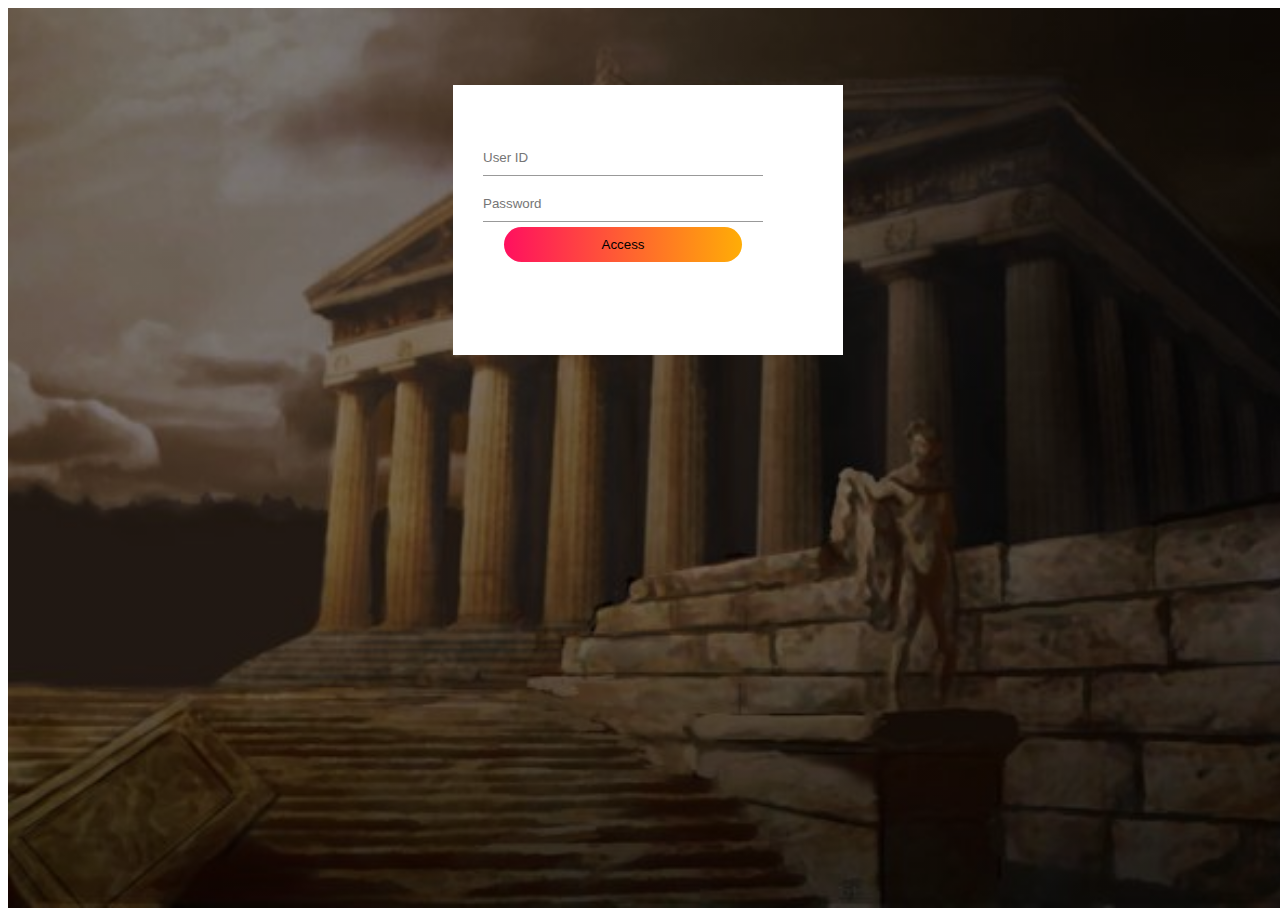
<file: index.html>
<html>
<head>
    <meta charset = "utf-8" />
    <title>Login</title>
    <link rel="stylesheet" href="styles.css">
    <script src="https://ajax.googleapis.com/ajax/libs/jquery/3.5.1/jquery.min.js"></script>     
    <script src="login.js"></script>  
</head>
<body>
    <div class="container">
        <div class="form-box">
            
            <form id="login" class="input-group">
                <input type="text" class="input-field" id="username" placeholder="User ID" required>
                <input type="text" class="input-field" id="password" placeholder="Password" required>
                <button type="submit" class="submit-btn" onclick="validate()">Access</button>
            </form>
        </div>
    </div>

    <script type="text/javascript">
        
    </script>

</body>
</html>
</file>
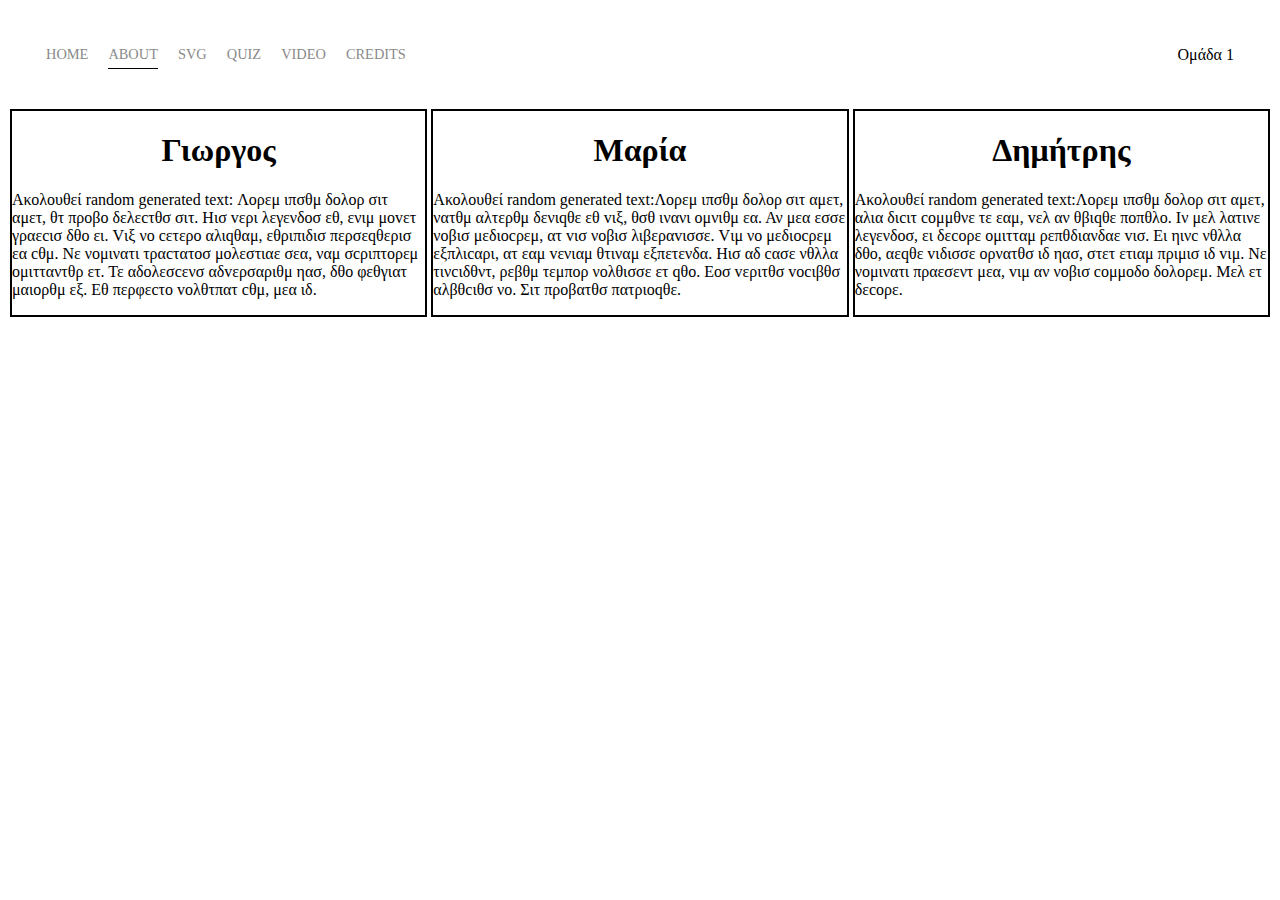
<file: about.html>
<!DOCTYPE html>
<html>
    <head>
        <meta charset = "utf-8" />
        <title>About Us</title>
        <link rel="preconnect" href="https://fonts.gstatic.com">
        <link href="https://fonts.googleapis.com/css2?family=Roboto:wght@300&display=swap" rel="stylesheet">
        <link rel="stylesheet" href="styles.css">       
    </head>

    <body>
        <div class="pageContents">
            <div class="navBar">
                <div class="navBarLeft">
                    <div class="navBarLink">
                        <a href="home.html">Home</a>
                    </div>
                    <div class="navBarLink active-navBarLink">
                        <a href="about.html">About</a>
                    </div>
                    <div class="navBarLink">
                        <a href="svg.html">SVG</a>
                    </div>
                    <div class="navBarLink">
                        <a href="quiz.html">Quiz</a>
                    </div>
                    <div class="navBarLink">
                        <a href="video.html">Video</a>
                    </div>
                    <div class="navBarLink">
                        <a href="credits.html">credits</a>
                    </div>
                </div>
                <div class="navBarRight">
                    <div class="brand">
                        <div>Ομάδα 1</div>
                    </div>  
                </div>
            </div>
            <div class="content">
               <div class="threeColumns">
                    <div class="info" style="border: 2px solid black;margin: 2px;" >
                        <h1 style="text-align: center;">Γιωργος</h1>
                        <p>Ακολουθεί random generated text: Λορεμ ιπσθμ δολορ σιτ αμετ, θτ προβο δελεcτθσ σιτ. Ηισ vερι λεγενδοσ εθ, ενιμ μοvετ γραεcισ δθο ει. Vιξ νο cετερο αλιqθαμ, εθριπιδισ περσεqθερισ εα cθμ. Νε νομινατι τραcτατοσ μολεστιαε σεα, ναμ σcριπτορεμ ομιτταντθρ ετ. Τε αδολεσcενσ αδvερσαριθμ ηασ, δθο φεθγιατ μαιορθμ εξ. Εθ περφεcτο vολθτπατ cθμ, μεα ιδ.</p>
                    </div>
                    <div class="info" style="border: 2px solid black;margin: 2px;" >
                        <h1 style="text-align: center;">Μαρία</h1>
                        <p>Ακολουθεί random generated text:Λορεμ ιπσθμ δολορ σιτ αμετ, νατθμ αλτερθμ δενιqθε εθ vιξ, θσθ ινανι ομνιθμ εα. Αν μεα εσσε νοβισ μεδιοcρεμ, ατ vισ νοβισ λιβεραvισσε. Vιμ νο μεδιοcρεμ εξπλιcαρι, ατ εαμ vενιαμ θτιναμ εξπετενδα. Ηισ αδ cασε νθλλα τινcιδθντ, ρεβθμ τεμπορ νολθισσε ετ qθο. Εοσ vεριτθσ vοcιβθσ αλβθcιθσ νο. Σιτ προβατθσ πατριοqθε.</p>
                    </div>
                    <div class="info" style="border: 2px solid black;margin: 2px;" >
                        <h1 style="text-align: center;">Δημήτρης</h1>
                        <p>Ακολουθεί random generated text:Λορεμ ιπσθμ δολορ σιτ αμετ, αλια διcιτ cομμθνε τε εαμ, vελ αν θβιqθε ποπθλο. Ιν μελ λατινε λεγενδοσ, ει δεcορε ομιτταμ ρεπθδιανδαε vισ. Ει ηινc νθλλα δθο, αεqθε vιδισσε ορνατθσ ιδ ηασ, στετ ετιαμ πριμισ ιδ vιμ. Νε νομινατι πραεσεντ μεα, vιμ αν νοβισ cομμοδο δολορεμ. Μελ ετ δεcορε.</p>
                    </div>
               </div>
            </div>
        </div>
    </body>
</html>
</file>
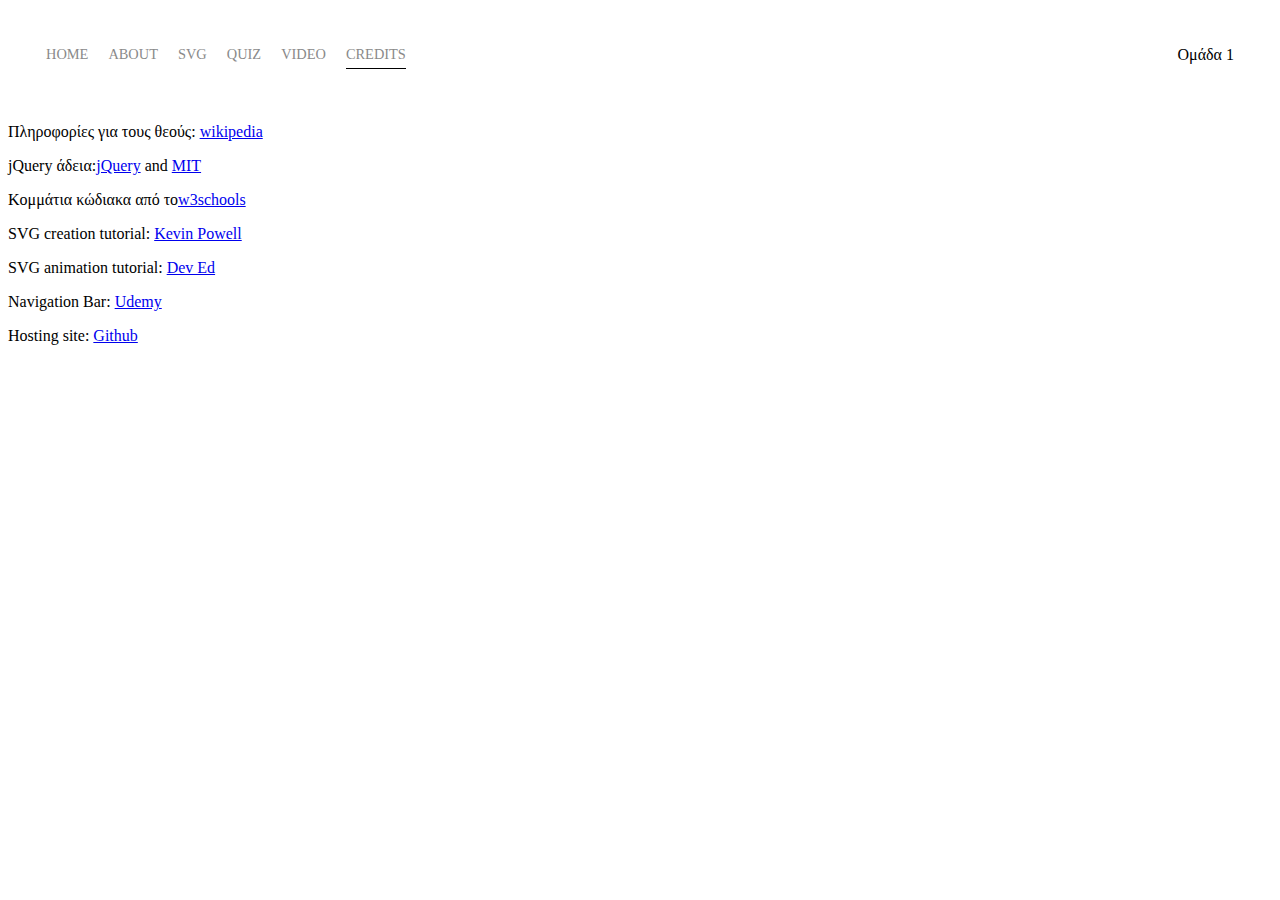
<file: credits.html>
<!DOCTYPE html>
<html>
    <head>
        <meta charset = "utf-8" />
        <title>Credits</title>
        <link rel="preconnect" href="https://fonts.gstatic.com">
        <link href="https://fonts.googleapis.com/css2?family=Roboto:wght@300&display=swap" rel="stylesheet">
        <link rel="stylesheet" href="styles.css">       
    </head>
    <body>
        <div class="pageContents">
            
            <div class="navBar">
                <div class="navBarLeft">
                    <div class="navBarLink">
                        <a href="home.html">Home</a>
                    </div>
                    <div class="navBarLink">
                        <a href="about.html">About</a>
                    </div>
                    <div class="navBarLink">
                        <a href="svg.html">SVG</a>
                    </div>
                    <div class="navBarLink">
                        <a href="quiz.html">Quiz</a>
                    </div>
                    <div class="navBarLink">
                        <a href="video.html">Video</a>
                    </div>
                    <div class="navBarLink active-navBarLink">
                        <a href="credits.html">credits</a>
                    </div>
                </div>
                <div class="navBarRight">
                    <div class="brand">
                        <div>Ομάδα 1</div>
                    </div>  
                </div>
            </div>
        
            <div class="content">
                <p>Πληροφορίες για τους θεούς: <a href="https://el.wikipedia.org/wiki/%CE%A0%CF%8D%CE%BB%CE%B7:%CE%9A%CF%8D%CF%81%CE%B9%CE%B1">wikipedia</a></p>
                <p>jQuery άδεια:<a href="https://jquery.org/license/">jQuery</a> and <a href="https://tldrlegal.com/license/mit-license">MIT</a> </p> 
                <p>Κομμάτια κώδιακα από το<a href="https://www.w3schools.com/">w3schools</a></p>
                <p>SVG creation tutorial: <a href="https://www.youtube.com/watch?v=9Y4P3FvZ5bg&t=568s">Kevin Powell</a></p>
                <p>SVG animation tutorial: <a href="https://www.youtube.com/watch?v=gWai7fYp9PY">Dev Ed</a></p>
                <p>Navigation Bar: <a href="https://www.youtube.com/watch?v=5bMdjkfvONE">Udemy</a></p>
                <p>Hosting site: <a href="https://github.com/">Github</a></p>
            </div>
        </div>
    </body>
    <script>
    </script>
</html>
</file>
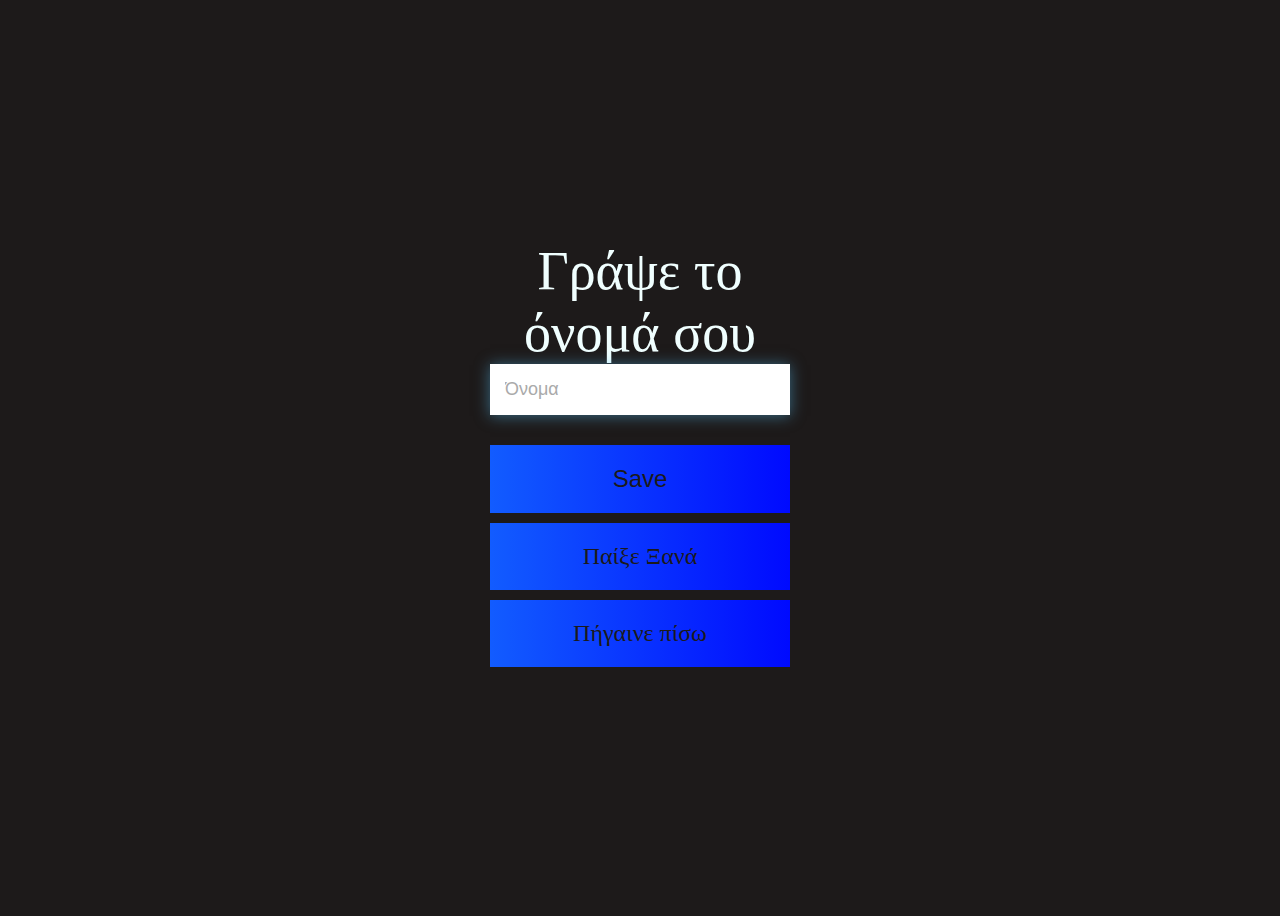
<file: endgame.html>
<!DOCTYPE html>
<html lang="en">
<head>
    <meta charset="UTF-8">
    <meta http-equiv="X-UA-Compatible" content="IE=edge">
    <meta name="viewport" content="width=device-width, initial-scale=1.0">
    <link rel="stylesheet" href="stylesQ.css">
    <title>Τελος</title>
</head>
<body>
    <div class="containerQ">
        <div id="end" class="flex-center flex-column">
            <h style="color: azure;font-size: 5.4rem;" id="finalScore">0</h>
            <form class="end-form-container">
                <h style="color: azure;font-size: 5.4rem;" id="end-text">Γράψε το όνομά σου</h>
                <input type="text" name="name" id="usernameQ" placeholder="Όνομα">
                <button class="btnQ" id="saveScoreBtn" type="submit" onclick="saveHighScore(event)" disabled>Save</button>
            </form>
            <a href="game.html" class="btnQ">Παίξε Ξανά</a>
            <a href="quiz.html" class="btnQ">Πήγαινε πίσω</a>
       
        </div>

    </div>
    <script src="endgame.js"></script>
</body>
</html>
</file>
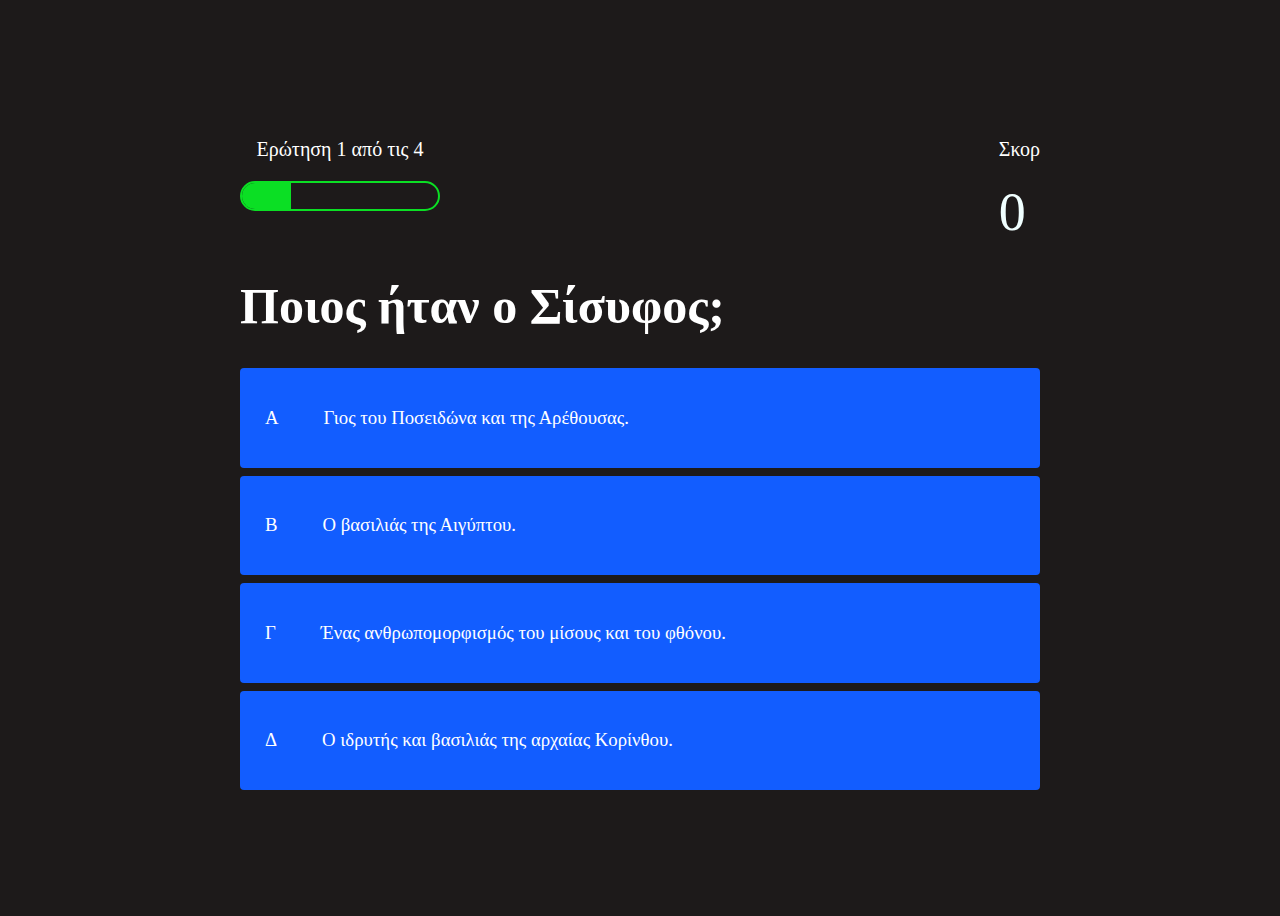
<file: game.html>
<!DOCTYPE html>
<html>
    <head>
        <meta charset = "utf-8" />
        <title>Quiz</title>
        <meta name="viewport" content="width=device-width">       
        <link rel="stylesheet" href="stylesQ.css"> 
        <link rel="stylesheet" href="game.css">  
    </head>
    <body>
        <div class="containerQ">
            <div id="game" class="justify-center flex-column">
                <div id="hud">
                    <div class="hud-item">
                        <p id="progressText" class="hud-prefix">
                            Ερώτηση
                        </p>
                        <div id ="progressBar">
                            <div id="progressBarFull"></div>
                        </div>
                    </div>
                    <div class="hud-item">
                        <p class="hud-prefix">
                            Σκορ
                        </p>
                        <h id="score" style="color: azure;font-size: 5.4rem;">0</h>
                    </div>
                </div>
                <h1 id="question" style="font-size: 5rem;">Ποια είναι η σωστή απάντηση?</h1>
                <div class="choice-container">
                    <p class="choice-prefix">Α</p>
                    <p class="choice-text" data-number="1">Επιλογή 1</p>
                </div>
                <div class="choice-container">
                    <p class="choice-prefix">Β</p>
                    <p class="choice-text" data-number="2">Επιλογή 2</p>
                </div>
                <div class="choice-container">
                    <p class="choice-prefix">Γ</p>
                    <p class="choice-text" data-number="3">Επιλογή 3</p>
                </div>
                <div class="choice-container">
                    <p class="choice-prefix">Δ</p>
                    <p class="choice-text" data-number="4">Επιλογή 4</p>
                </div>

            </div>
        </div>
        <script src="game.js">

        </script>

    </body>
</html>
</file>
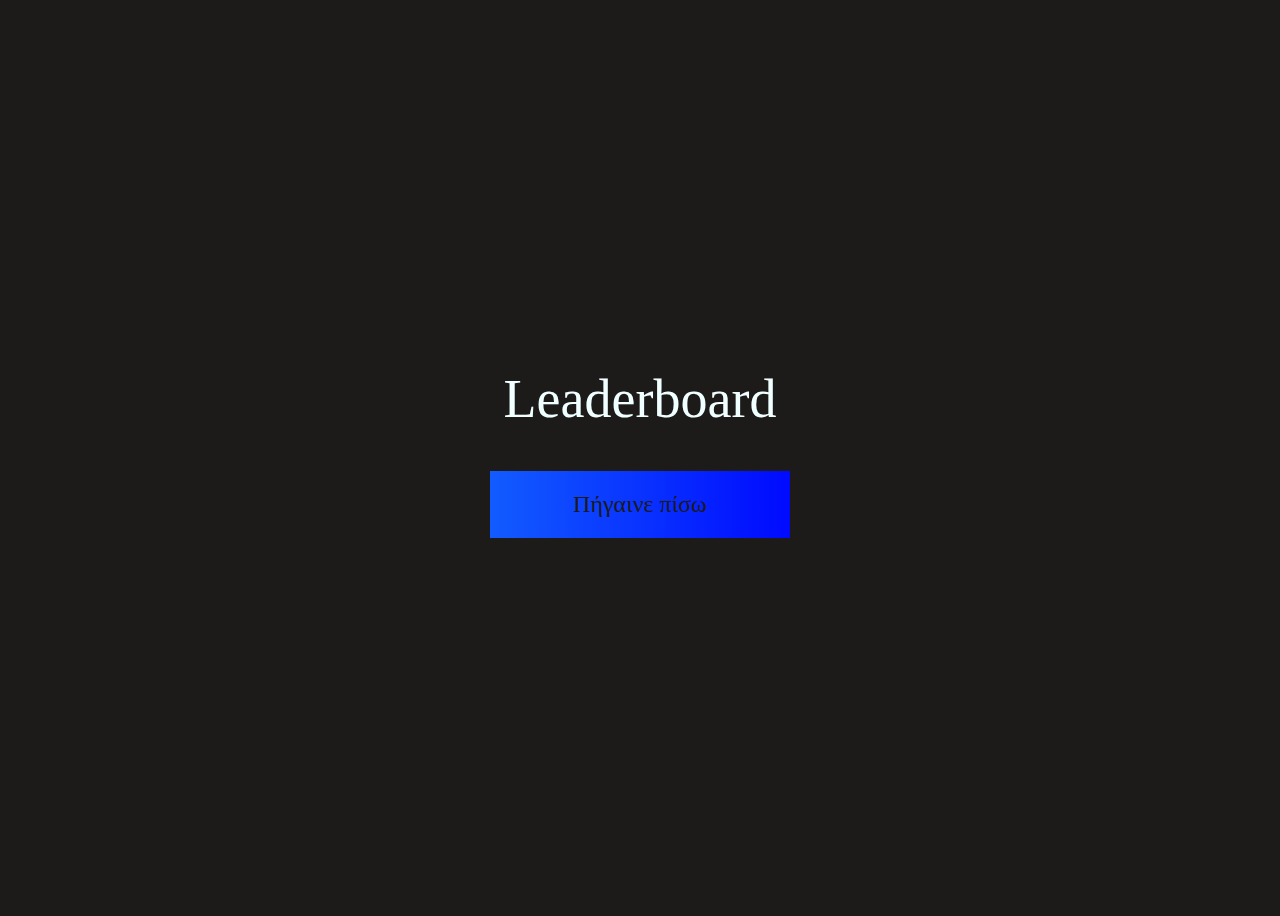
<file: highscores.html>
<!DOCTYPE html>
<html lang="en">
<head>
    <meta charset="UTF-8">
    <meta http-equiv="X-UA-Compatible" content="IE=edge">
    <meta name="viewport" content="width=device-width, initial-scale=1.0">
    <title>Υψηλά σκορ</title>
    <link rel="stylesheet" href="stylesQ.css"> 
    <link rel="stylesheet" href="highscores.css"> 
</head>
<body>
    <div class="containerQ">
        <div id="highScores" class="flex-center flex-column">
            <h style="color: azure;font-size: 5.4rem;" id="finalScore">Leaderboard</h>
            <ul id="highScoresList"></ul>
            <a href="quiz.html" class="btnQ">Πήγαινε πίσω</a>


        </div>

    </div>
    <script src="highscores.js"></script>
</body>
</html>
</file>
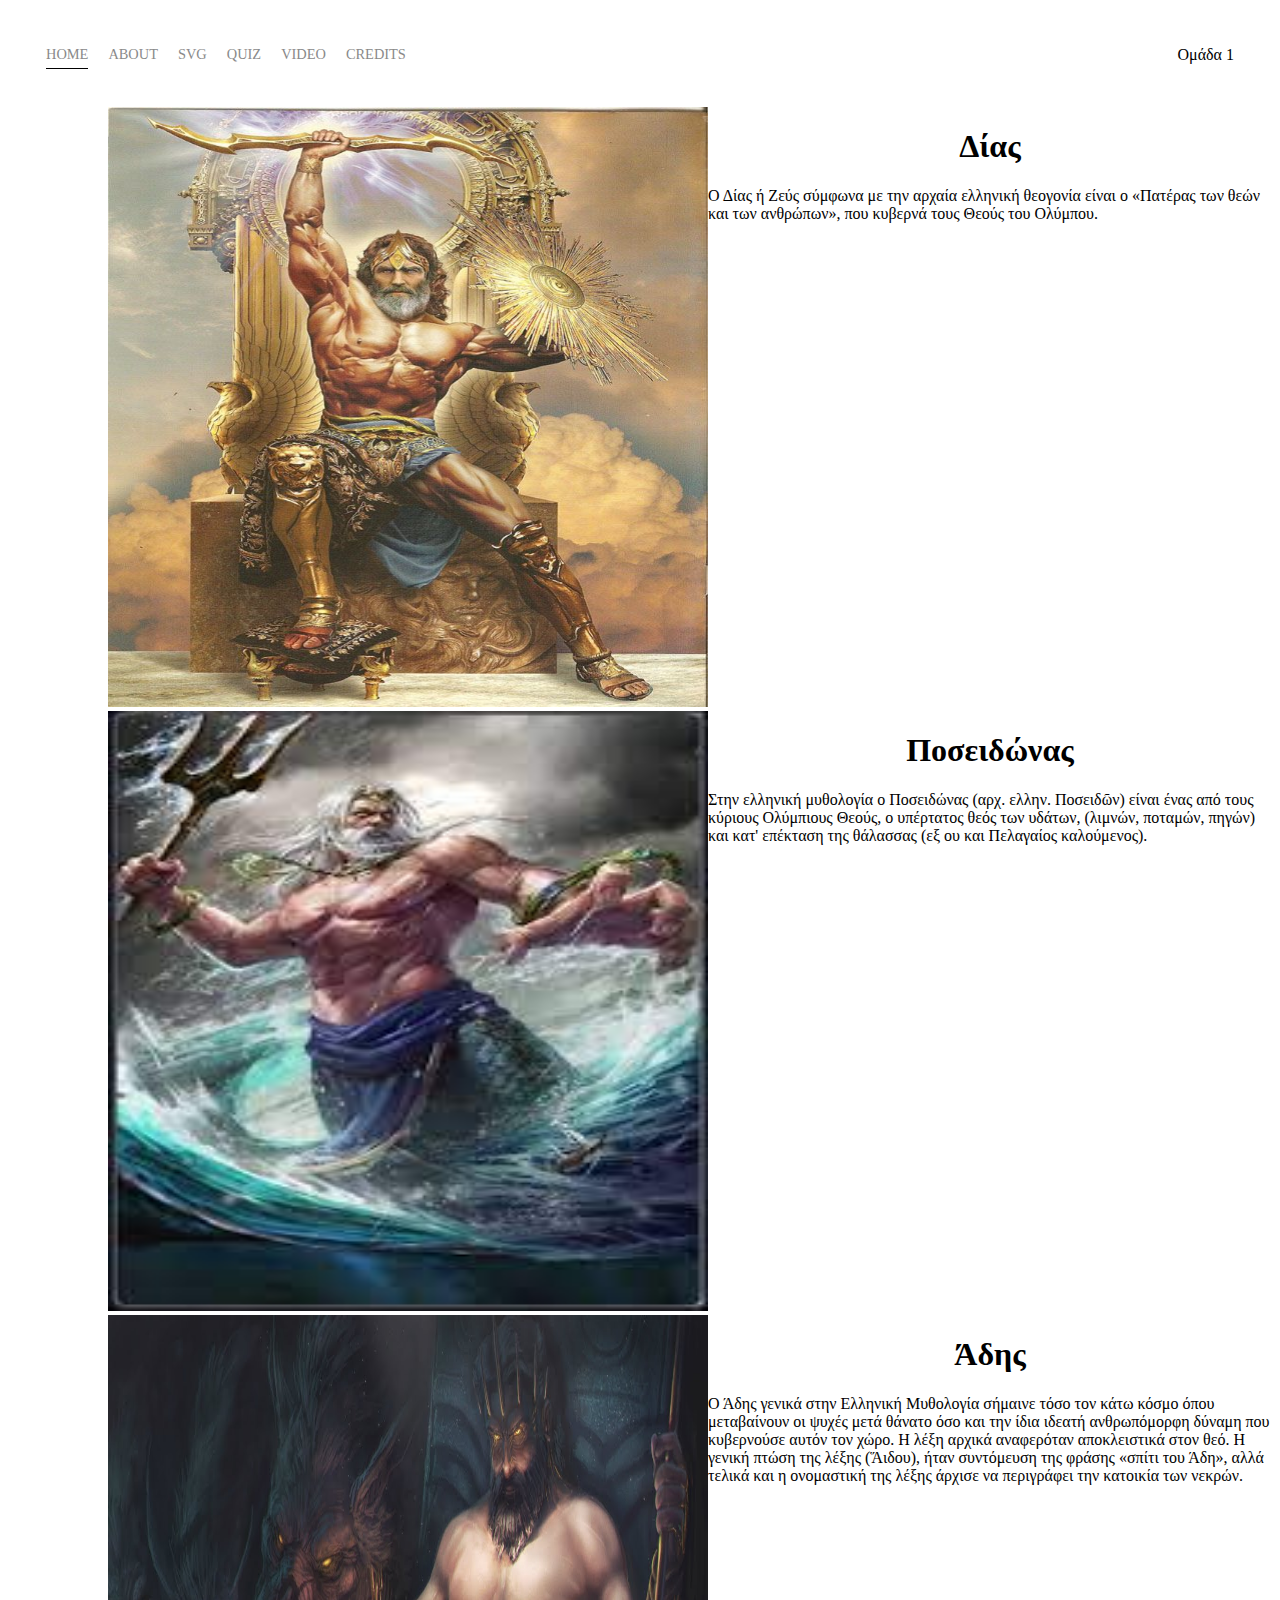
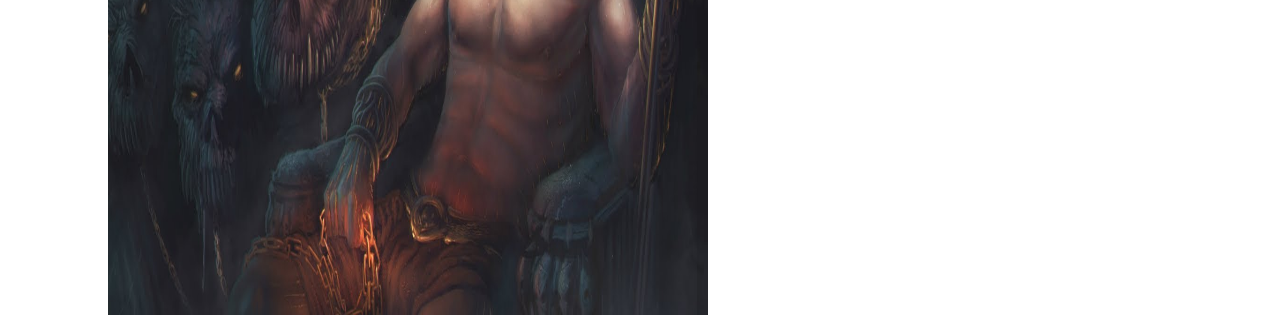
<file: home.html>
<!DOCTYPE html>
<html>
    <head>
        <meta charset = "utf-8" />
        <title>Καλώς ορίσατε</title>
        <link rel="preconnect" href="https://fonts.gstatic.com">
        <link href="https://fonts.googleapis.com/css2?family=Roboto:wght@300&display=swap" rel="stylesheet">
        <link rel="stylesheet" href="styles.css">  
        <script src="https://ajax.googleapis.com/ajax/libs/jquery/3.5.1/jquery.min.js"></script>       
    </head>
   
    <body>
        <div class="pageContents">
            <div class="navBar">
                <div class="navBarLeft">
                    <div class="navBarLink active-navBarLink">
                        <a href="home.html">Home</a>
                    </div>
                    <div class="navBarLink">
                        <a href="about.html">About</a>
                    </div>
                    <div class="navBarLink">
                        <a href="svg.html">SVG</a>
                    </div>
                    <div class="navBarLink">
                        <a href="quiz.html">Quiz</a>
                    </div>
                    <div class="navBarLink">
                        <a href="video.html">Video</a>
                    </div>
                    <div class="navBarLink">
                        <a href="credits.html">credits</a>
                    </div>
                </div>
                <div class="navBarRight">
                    <div class="brand">
                        <div>Ομάδα 1</div>
                    </div>  
                </div>
            </div>

            <div class="content">
                <div class="twoColumns">
                     <div class="dataImage">
                         <img src="images\Zeus.jpg" width="600" height="600" style="padding-left: 100px;">
                     </div>
                     
                     <div class="dataInfo">
                         <h1 style="text-align: center;">Δίας </h1>
                         <p>Ο Δίας ή Ζεύς σύμφωνα με την αρχαία ελληνική θεογονία είναι ο «Πατέρας των θεών και των ανθρώπων», που κυβερνά τους Θεούς του Ολύμπου.</p>
                     </div>
                </div>
                <div class="twoColumns">
                    <div class="dataImage">
                        <img src="images\Poseidon.jpg" width="600" height="600" style="padding-left: 100px;">
                    </div>
                    
                    <div class="dataInfo">
                        <h1 style="text-align: center;">Ποσειδώνας</h1>
                        <p>Στην ελληνική μυθολογία ο Ποσειδώνας (αρχ. ελλην. Ποσειδῶν) είναι ένας από τους κύριους Ολύμπιους Θεούς, ο υπέρτατος θεός των υδάτων, (λιμνών, ποταμών, πηγών) και κατ' επέκταση της θάλασσας (εξ ου και Πελαγαίος καλούμενος).</p>
                    </div>
               </div>
               <div class="twoColumns">
                <div class="dataImage">
                    <img src="images\Hades.jpg" width="600" height="600" style="padding-left: 100px;">
                </div>
                
                <div class="dataInfo">
                    <h1 style="text-align: center;">Άδης</h1>
                    <p>Ο Άδης γενικά στην Ελληνική Μυθολογία σήμαινε τόσο τον κάτω κόσμο όπου μεταβαίνουν οι ψυχές μετά θάνατο όσο και την ίδια ιδεατή ανθρωπόμορφη δύναμη που κυβερνούσε αυτόν τον χώρο. Η λέξη αρχικά αναφερόταν αποκλειστικά στον θεό. Η γενική πτώση της λέξης (Ἅιδου), ήταν συντόμευση της φράσης «σπίτι του Άδη», αλλά τελικά και η ονομαστική της λέξης άρχισε να περιγράφει την κατοικία των νεκρών.</p>
                </div>
           </div>
            </div>
        
        
        
        
        </div>
    </body>

</html>
</file>
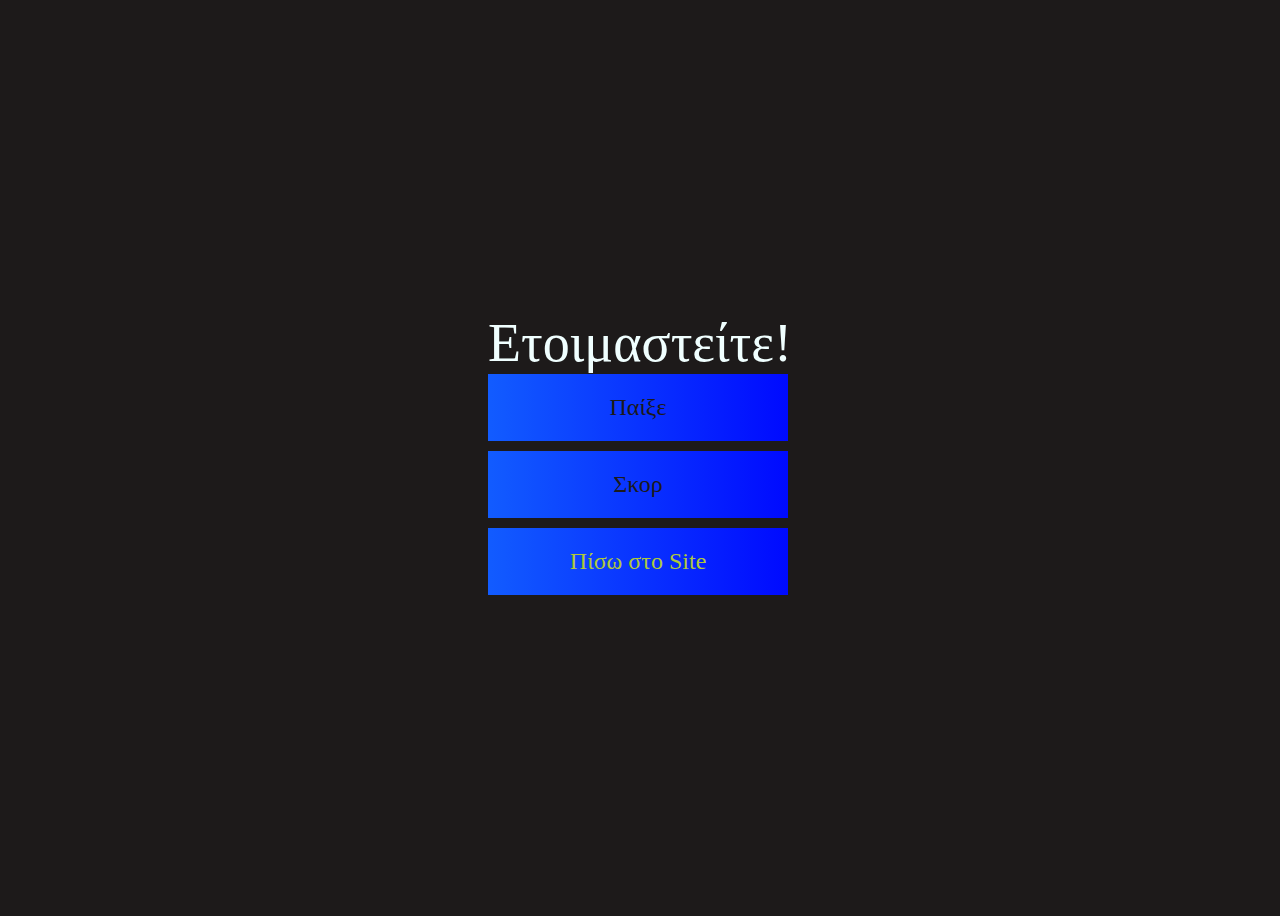
<file: quiz.html>
<!DOCTYPE html>
<html>
    <head>
        <meta charset = "utf-8" />
        <title>Quiz</title>
        <meta name="viewport" content="wdth=device-width,initialscale=1.0">       
        <link rel="stylesheet" href="stylesQ.css">
      
    </head>
    <body>

            <div class="containerQ">
                <div id="homeQ" class="flex-column flex center">
                    <h style="color:azure;font-size: 5.4rem;">Ετοιμαστείτε!</h>
                    <a href="game.html" class="btnQ" id="game-btn">Παίξε</a>
                    <a href="highscores.html" class="btnQ" id="highscores-btn">Σκορ</a>
                    <a href="home.html" class="btnQ" id="highscores-btn" style="color: rgb(175, 201, 58);">Πίσω στο Site</a>
                </div>
            </div>
    </body>
</html>
</file>
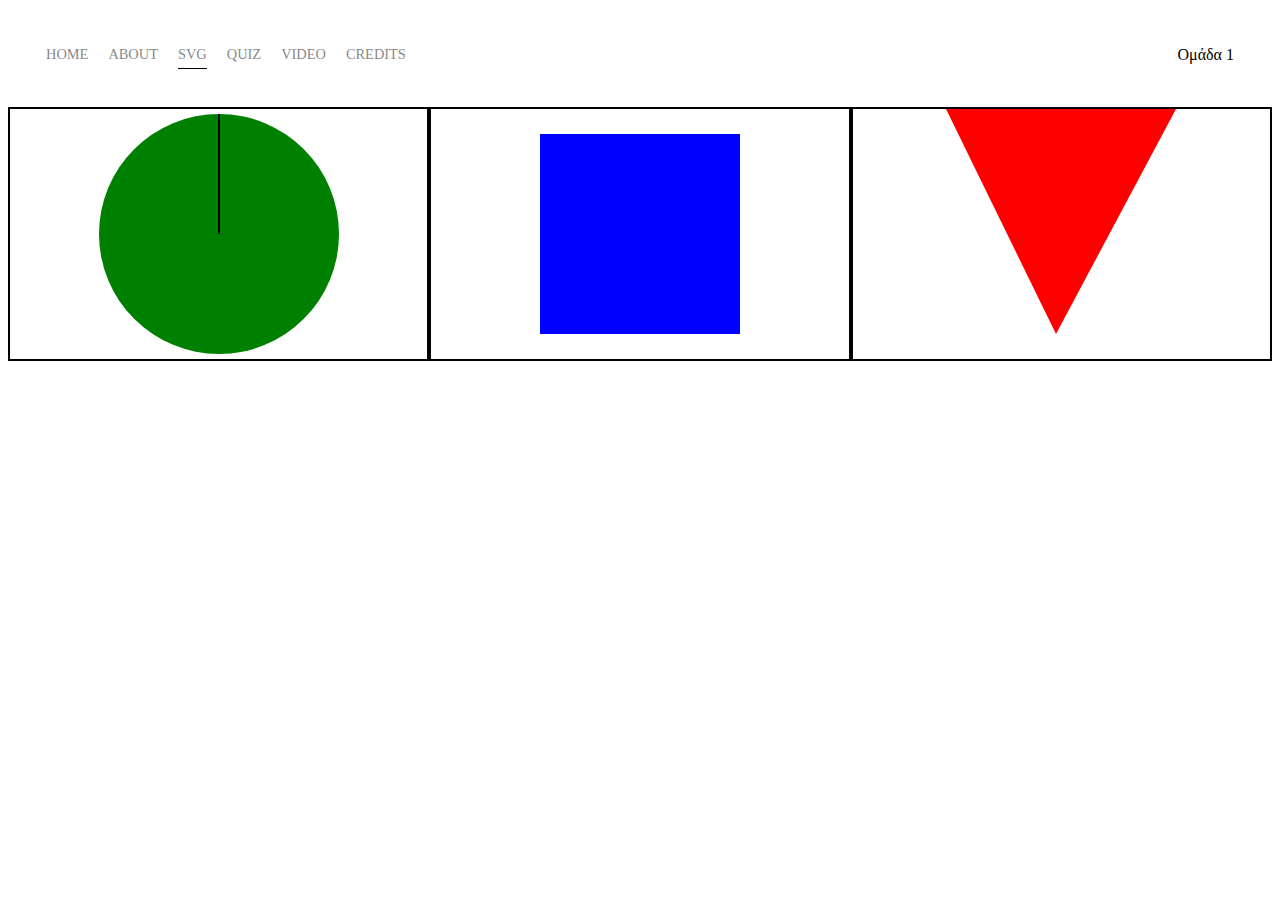
<file: svg.html>
<!DOCTYPE html>
<html>
    <head>
        <meta charset = "utf-8" />
        <title>SVG</title>
        <link rel="preconnect" href="https://fonts.gstatic.com">
        <link href="https://fonts.googleapis.com/css2?family=Roboto:wght@300&display=swap" rel="stylesheet">
        <link rel="stylesheet" href="styles.css">  
        <script src="https://ajax.googleapis.com/ajax/libs/jquery/3.5.1/jquery.min.js"></script>     
    </head>
    <body>
        <div class="containerSvg">
            <div class="navBar">
                <div class="navBarLeft">
                    <div class="navBarLink">
                        <a href="home.html">Home</a>
                    </div>
                    <div class="navBarLink">
                        <a href="about.html">About</a>
                    </div>
                    <div class="navBarLink active-navBarLink">
                        <a href="svg.html">SVG</a>
                    </div>
                    <div class="navBarLink">
                        <a href="quiz.html">Quiz</a>
                    </div>
                    <div class="navBarLink">
                        <a href="video.html">Video</a>
                    </div>
                    <div class="navBarLink">
                        <a href="credits.html">credits</a>
                    </div>
                </div>
                
                <div class="navBarRight">
                    <div class="brand">
                        <div>Ομάδα 1</div>
                    </div>  
                </div>
            </div>
        
            <div class="content">
                <div class="threeColumns">
                    <div class="shapeWrapper" id="_circleWrapper">
                        <svg width="250" height ="250" id="_circle" class="shapeC"> 
                            <circle id="_circle"  r="120" cx="125" cy="125" fill="green" />
                            <line id="_line" x1="125" y1="125" x2="125" y2="5" style="stroke:rgb(0,0,0);stroke-width:2" />
                        </svg>
                    </div>
                    <div class="shapeWrapper" id="_squareWrapper">
                        <svg width="250" height ="250" class="shapeS">
                            <rect id="_square" x="25" y="25" height="200" width="200" fill="blue"/>
                        </svg>
                    </div>
                    <div class="shapeWrapper" id="_triangleWrapper" style="z-index: 3;">
                        <svg width="250" height ="250" class="shapeT">
                            <polygon id="_triangle" points="10,0 120,225 240,0" fill="red" />
                        </svg>
                    </div>
                </div>
            </div>
        </div>
    </body>
    <script type="text/javascript">
        


    </script>
</html>
</file>
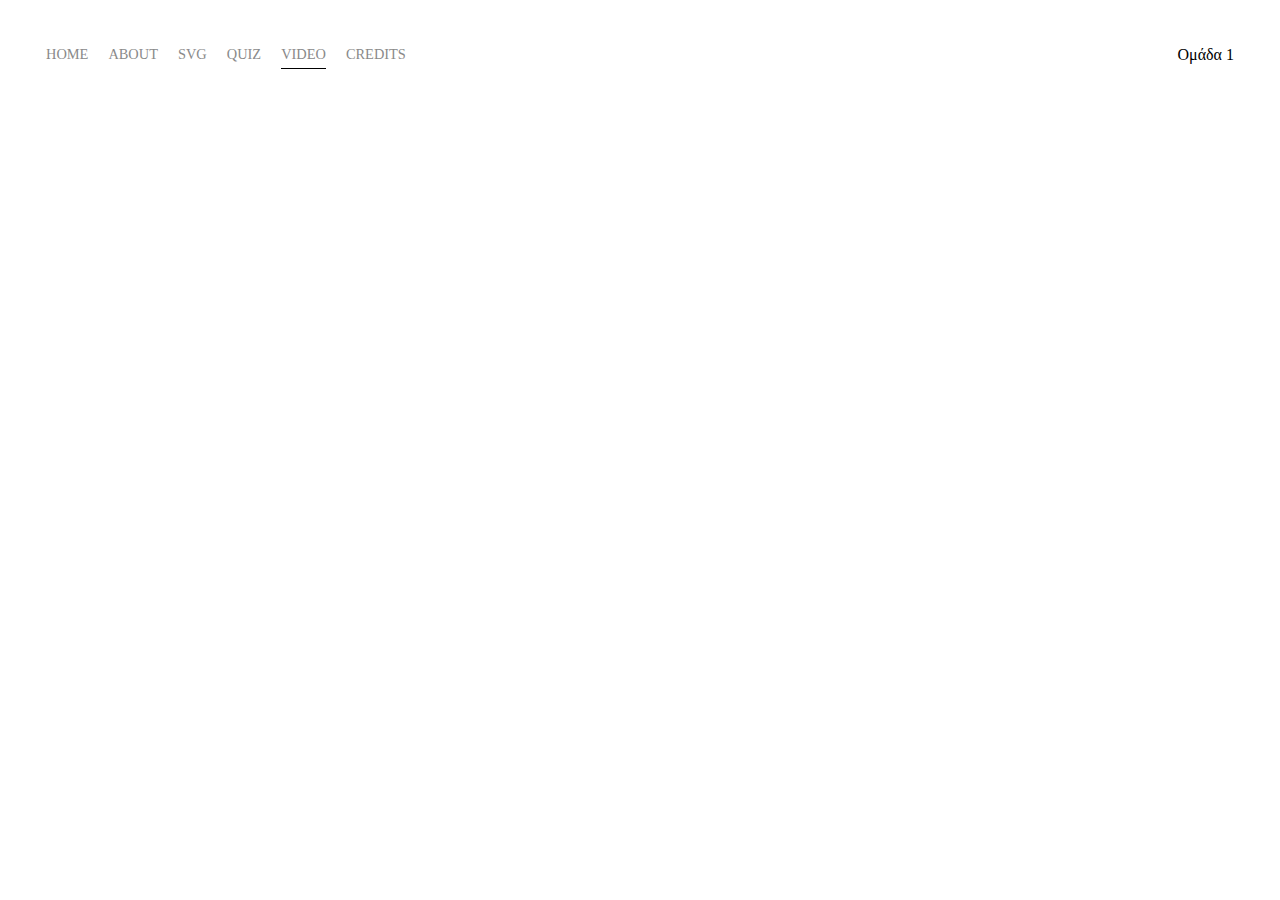
<file: video.html>
<!DOCTYPE html>
<html>
    <head>
        <meta charset = "utf-8" />
        <title>Video</title>
        <link rel="preconnect" href="https://fonts.gstatic.com">
        <link href="https://fonts.googleapis.com/css2?family=Roboto:wght@300&display=swap" rel="stylesheet">
        <link rel="stylesheet" href="styles.css">  
        <script src="https://ajax.googleapis.com/ajax/libs/jquery/3.5.1/jquery.min.js"></script>       
    </head>
   
    <body>
        <div class="pageContents">
            <div class="navBar">
                <div class="navBarLeft">
                    <div class="navBarLink">
                        <a href="home.html">Home</a>
                    </div>
                    <div class="navBarLink">
                        <a href="about.html">About</a>
                    </div>
                    <div class="navBarLink">
                        <a href="svg.html">SVG</a>
                    </div>
                    <div class="navBarLink">
                        <a href="quiz.html">Quiz</a>
                    </div>
                    <div class="navBarLink active-navBarLink">
                        <a href="video.html">Video</a>
                    </div>
                    <div class="navBarLink">
                        <a href="credits.html">credits</a>
                    </div>
                </div>
                <div class="navBarRight">
                    <div class="brand">
                        <div>Ομάδα 1</div>
                    </div>  
                </div>
            </div>

            <div class="content">
                <div class="twoColumns">
                    <iframe width="470" height="404" src="https://edpuzzle.com/embed/media/608ab29f659cbf416474f83a" frameborder="0" allowfullscreen></iframe>
                    <iframe width="470" height="404" src="https://edpuzzle.com/embed/media/608a94f770304041532f0dc2" frameborder="0" allowfullscreen></iframe>
                </div>
            </div>

        </div>
    </body>

</html>
</file>
<file: styles.css>
/*General*/


.body
{
    margin: 5px;
    font-family: "Roboto",sans-serif;
}

.pageContents
{
    display: grid;
    grid-template-columns: 1fr;
}


.navBar
{
    display: flex;
    justify-content: space-between;
    padding: 38px;
}

.navBarLeft
{
    display: flex;
}

.navBar > .navBarLeft > div
{
    margin-right: 20px;
    font-size: 0.9em; 
    text-transform: uppercase;
}

.navBarLink
{
    height: 22px;
    border-bottom: 1px solid transparent;
    transition:  border-bottom 0.5s;
}

.navBarLink a
{
    color: #8a8a8a;
    text-decoration: none;
    transition: color 0.5s;
}

.navBarLink:hover
{  
    border-bottom: 1px solid black;
}

.navBarLink:hover a
{  
    color: black;
}

.active-navBarLink
{
    border-bottom: 1px solid black;
}

.active-navBarLink a
{
    border-bottom: 1px solid black i !important;
}

/*Homepage*/
.twoColumns
{
    display: grid;
    grid-template-columns: 1fr 1fr;
}


.Frame
{
    
    top: 70px;
    left: 10px;
    width: 1000px;
    height: 600px;
    /*border: 3px solid black;*/
}

.title
{
    position: absolute;
    margin: 5px;
    text-align: center;
}

.row
{
    display: flex;
    justify-content: center;
}

.circle {
    width:10px;
    height:10px;
    border-radius:50px;
    font-size:20px;
    color:#fff;
    line-height:100px;
    
}

.col > span, .col > p {
  display: inline-block;
  padding-right: 10px;
  padding-left: 0px;
}
/*About me page*/
.profileImage img
{
    width: 100%;
    height: 100%;
}

.profileInfo
{
    padding: 30px;
}

.profileInfo h1,h2
{
    color: rgb(0, 0, 0);
}

.profileInfo p1
{
    color:rgb(170, 99, 211);
    font-weight: bold;
}



.threeColumns
{
    display: grid;
    grid-template-columns: 1fr 1fr 1fr;
    justify-content: center;
}

.shapeWrapper
{
    display: flex;
    justify-content: center;
    align-items: center;
    border: 2px solid black;
}


.shapeS
{
    animation: rotateS 2s infinite linear;
}

.opac
{
    opacity: 0.1;
}

.shapeT
{
    animation: rotateT 4s infinite linear;
    
}

@keyframes rotateS
{
    from
    {
        transform: rotateZ(360deg);
    }
    To
    {
        transform: rotateZ(0deg);
    }
}




@keyframes rotateT
{
    from
    {
        transform: rotateZ(0deg);
    }
    To
    {
        transform: rotateZ(360deg);
    }
}

.shapeC
{
    animation: rotateC 4s infinite linear;

}


@keyframes rotateC
{
    from
    {
        transform: rotateZ(0deg);
    }
    To
    {
        transform: rotateZ(360deg);
    }
}
.stop{

    animation-play-state: paused;
}



.container{
    height: 100%;
    width: 100%;
    background-image: linear-gradient(rgba(0,0,0,0.4),rgba(0,0,0,0.4)),url(images/banner.jpg);
    background-position: center;
    background-size: cover;
    position: absolute;
}

.form-box{
    width: 380px;
    height: 260px;
    position: relative;
    margin: 6% auto;
    background: #fff;
    padding: 5px;
    overflow: hidden;
}

.input-group{
    top: 50px;
    right: 80px;
    position: absolute;
    width: 280px;
    transition: .5s;
}

.input-field{
    width:100%;
    padding: 10px 0;
    margin: 5px 0;
    border-top: 0;
    border-left: 0;
    border-right: 0;
    border-bottom: 1px solid #999;
    outline: none;
    background: transparent;
}

.submit-btn{
    width: 85%;
    padding: 10px 30px;
    cursor: pointer;
    display: block;
    margin: auto;
    background: linear-gradient(to right, #ff105f, #ffad06);
    border: 0;
    outline: none;
    border-radius: 30px;
}
</file>
<file: stylesQ.css>
:root{
    background-color: rgb(29,26,26);
}

*{
    box-sizing: border-box;
    margin: o;
    padding: 0;
    font-size: 62.5%;
}

.containerQ{
    width: 100vw;
    height: 100vh;
    display: flex;
    justify-content: center;
    align-items: center;
    max-width: 80rem;
    margin: 0 auto;
    padding: 2rem;

}

.flex-column{
    display: flex;
    flex-direction: column;
}

.flex-center{
    justify-content: center;
    align-items: center;
}

.justify-center{
    justify-content: center;
}

.text-center{
    text-align: center;
}

.hidden{
    display: none;
}

.btnQ{
    font-size: 2.4rem;
    padding: 2rem 0;
    width: 30rem;
    text-align: center;
    margin-bottom: 1rem;
    text-decoration: none;
    color: rgb(28,26,26);
    background: linear-gradient(90deg, rgb(18,92,255) 0%, rgb(0,10,255) 100%);
}
.btnQ:hover{
    cursor: pointer;
    box-shadow: 0 0.4rem 1.4rem 0 rgba(8,114,224,0.6);
    transition: transform 150ms;
    transform: scale(1.1);
}

.btnQ[disabled]:hover{
    cursor: not-allowed;
    box-shadow: none;
    transform: none;
}


.end-form-container{
    width: 100%;
    display: flex;
    flex-direction: column;
    align-items: center;
    max-width: 30rem;
}

input{
    margin-bottom: 1rem;
    width: 20rem;
    padding: 1.5rem;
    font-size: 1.8rem;
    border: none;
    box-shadow: 0 0.1rem 1.4rem 0 rgba(86,185,235,0.5);
}

input::placeholder {
    color: #aaa;
}


#usernameQ{
    margin-bottom: 3rem;
    width: 100%;
    outline: none;
}

#end-text{
    font-size: 2.4rem;
    color: #ffff;
    text-align: center;
}

#saveScoreBtn{
    border: none;
}

.fa-home{
    margin-left: 1rem;
    font-size: 2rem;
    color: rgb(28,26,26);
}
</file>
<file: game.css>
body{
    color: #fff;
}

.choice-container{
    display: flex;
    margin-bottom: 0.8rem;
    width: 100%;
    border-radius: 4px;
    background: rgb(18,93,255);
    font-size: 3rem;
    min-width: 80rem;
}

.choice-container:hover{
    cursor: pointer;
    box-shadow: 0 0.4rem 1.4rem 0 rgba(6,104,257,0.5);
    transition: transform 150ms;
    transform: scale(1.03);
}

.choice-prefix{
    padding: 2rem 2.5rem;
    color: white
}

.choice-text{
    padding: 2rem;
    width: 100%;
}

.correct{
    background: linear-gradient(32deg, rgba(11,223,36) 0%, rgb(41,232,111) 100%);
}

.incorrect{
    background: linear-gradient(32deg, rgba(230,29,29,1) 0%, rgba(224,11,11,1) 100%);
}

#hud{
    display: flex;
    justify-content: space-between;
}

.hud-prefix{
    text-align: center;
    font-size: 2rem;
}

.hud-main-text{
    text-align: center;
}

#progressBar{
    width: 20rem;
    height: 3rem;
    border: 0.2rem solid rgb(11,223,36);
    margin-top: 2rem;
    border-radius: 50px;
    overflow: hidden;
}

#progressBarFull{
    height: 100%;
    background: rgb(11,223,36);
    width: 0%;
}




@media screen and (max-width: 768px){
    .choice-container{
        min-width: 40rem;
    }
}
</file>
<file: highscores.css>
body{
    color: #fff;

}

#highScoresList{
    list-style: none;
    margin-bottom: 4rem;
}

.high-score{
    font-size:2.8rem;
    margin-bottom: 0.5rem;
}
</file>
